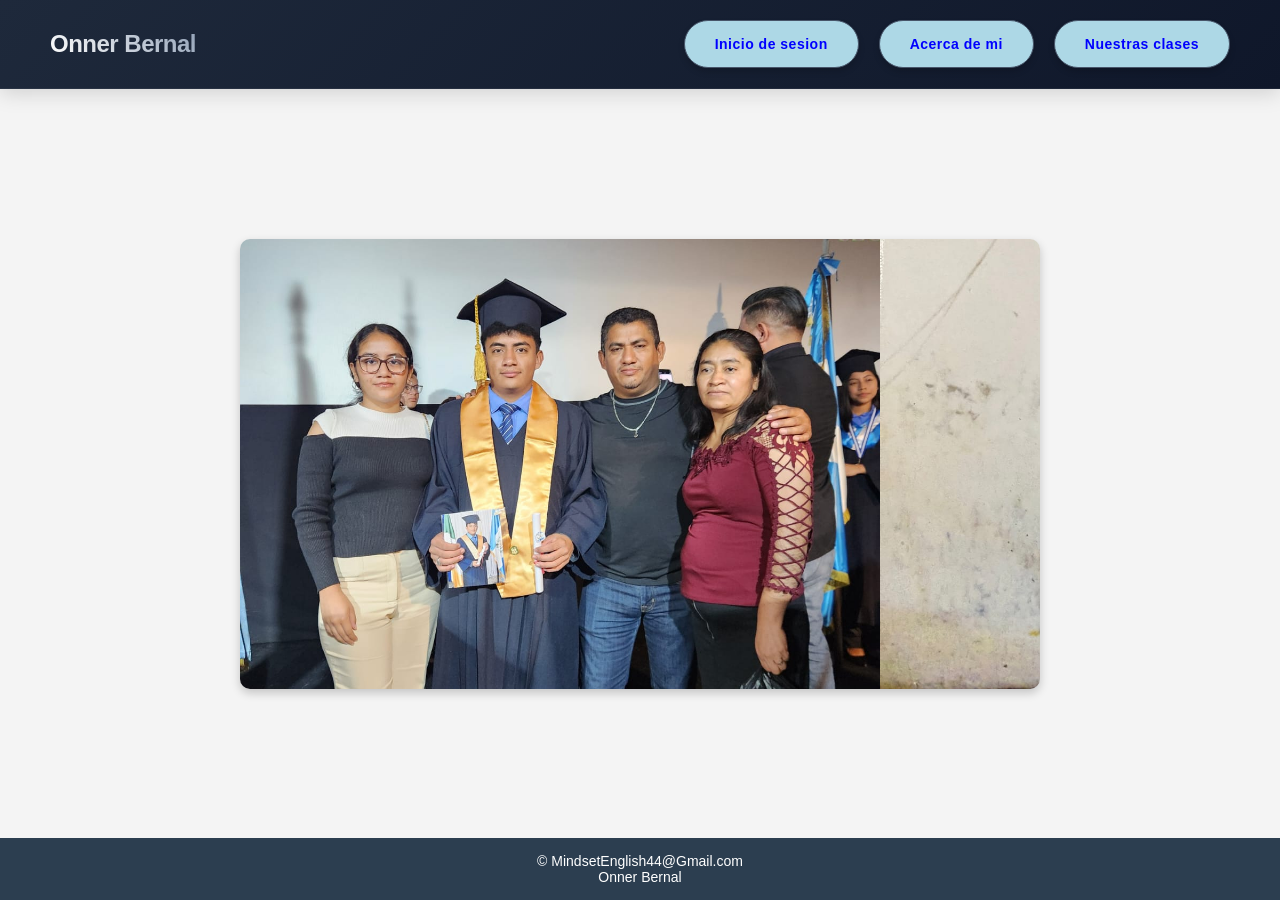
<file: index.html>
<!DOCTYPE html>
<html lang="es">
<head>
    <meta charset="UTF-8">
    <meta name="viewport" content="width=device-width, initial-scale=1.0">
    <title>Onner Bernal </title>
    <link rel="stylesheet" href="style.css">
</head>
<body>

    <header>
        <h1>Onner Bernal</h1>
        
         <nav class="nav-buttons">
            <a href="inicios.html" class="btn">Inicio de sesion</a>
            <a href="aboutus.html" class="btn">Acerca de mi</a>
            <a href="#nosotros" class="btn">Nuestras clases</a>
        </nav>
    </header>

<main>
    <div class="slider-container">
        <div class="slider-frame">
            <div class="slide"><img src="71218aae-8f43-4a75-8b7a-0ae6d732300a.jpg" alt="Imagen 1"></div>

            <div class="slide"><img src="1487d38e-8116-4e07-b42e-aa1243638bfe.jpg" alt="Imagen 2"></div>

            <div class="slide"><img src="5b5cc0f1-30f4-4993-8ede-59ac54f046ac.jpg" alt="Imagen 3"></div>

            <div class="slide"><img src="3a44f644-3be7-4e63-9eff-329925435811.jpg" alt="Imagen 4"></div>

            <div class="slide"><img src="3a0bd308-b91d-46ea-bb8a-96fde54ef5e0.jpg" alt="Imagen 5"></div>
        </div>
    </div>
</main>
      <footer>
        <p>&copy; MindsetEnglish44@Gmail.com</p>
        <p>Onner Bernal</p>
    </footer>

</body>
</html>
</file>
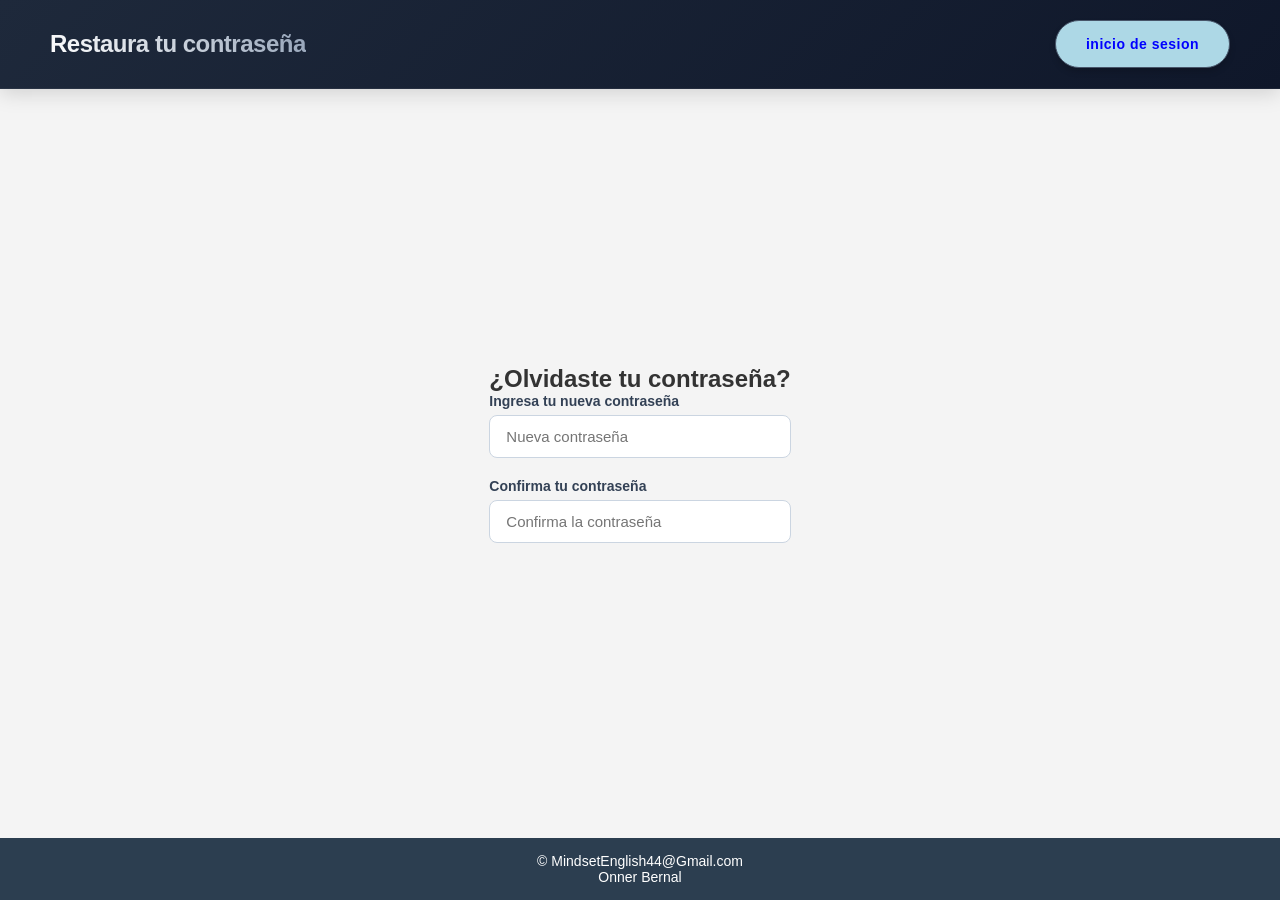
<file: contraseña.html>
<!DOCTYPE html>
<html lang="es">
<head>
    <meta charset="UTF-8">
    <meta name="viewport" content="width=device-width, initial-scale=1.0">
    <title>Mindset English - Cambiar Contraseña</title>
    <link rel="stylesheet" href="style.css">
</head>
<body>

       <header>
        <h1>Restaura tu contraseña</h1>
        <nav class="nav-buttons">
            <!-- Vínculo para regresar al inicio de sesión -->
            <a href="inicios.html" class="btn">inicio de sesion</a>
        </nav>
    </header>

    <main class="login-container">
        <!-- Tarjeta blanca del formulario -->
        <div class="login-card">
            <h2>¿Olvidaste tu contraseña?</h2>
            

            <form action="#" method="POST">
                <!-- Ingresa tu nueva contraseña -->
                <div class="input-group">
                    <label for="recovery-email">Ingresa tu nueva contraseña</label>
                    <input type="email" id="recovery-email" name="recovery-email" placeholder="Nueva contraseña" required>
                </div>

<form action="#" method="POST">
                <!-- Ingresa tu nueva contraseña -->
                <div class="input-group">
                    <label for="recovery-email">Confirma tu contraseña</label>
                    <input type="email" id="recovery-email" name="recovery-email" placeholder="Confirma la contraseña" required>
                </div>


               
                  </div>
    </main>

    <footer>
        <p>&copy; MindsetEnglish44@Gmail.com</p>
        <p>Onner Bernal</p>
    </footer>

</body>
</html>
</file>
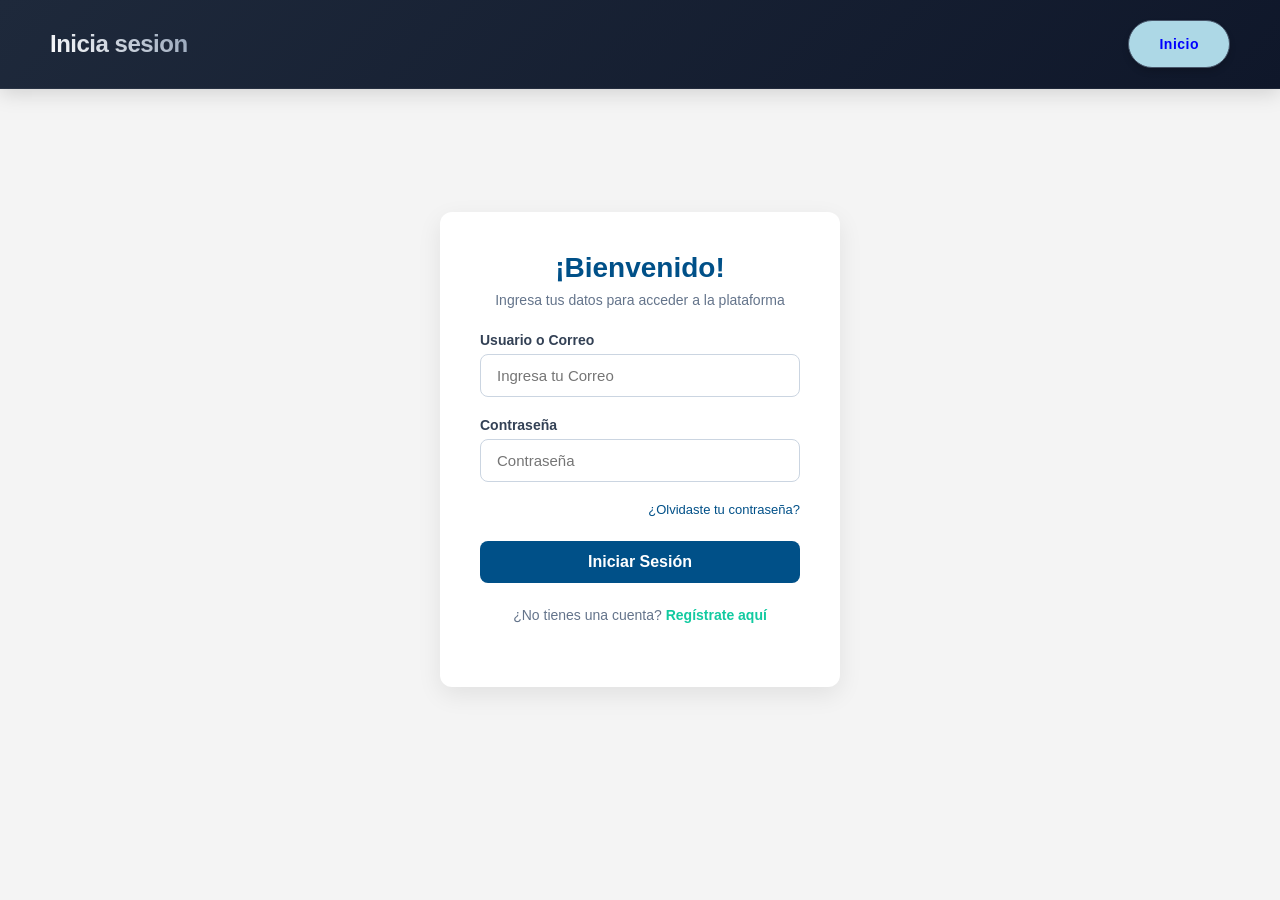
<file: inicios.html>
<html>
<head>
       <title>inicio de sesion</title>
      <link rel="stylesheet" href="style.css">
    </head>
<body>
    <header>
        <h1>Inicia sesion</h1>
        <nav class="nav-buttons">
            <a href="index.html" class="btn">Inicio</a>
              </nav>
    </header>

    <div class="login-container">
        <div class="login-box">
            <h2>¡Bienvenido!</h2>
            <p>Ingresa tus datos para acceder a la plataforma</p>
            
            <form action="/login" method="POST">
                <div class="input-group">
                    <label for="username">Usuario o Correo</label>
                    <input type="text" id="username" name="username" placeholder="Ingresa tu Correo" required>
                </div>
                
                <div class="input-group">
                    <label for="password">Contraseña</label>
                    <input type="password" id="password" name="password" placeholder="Contraseña" required>
                </div>
                
                <div class="forgot-pass">
                    <a href="contraseña.html">¿Olvidaste tu contraseña?</a>
                </div>
                
                  <button type="submit" class="btn-login">Iniciar Sesión</button>
            </form>
            
            <div class="login-footer">
                <p>¿No tienes una cuenta? <a href="olvidaste.html">Regístrate aquí</a></p>
            </div>
        </div>
    </div>


</body>
</html>

</html>
</file>
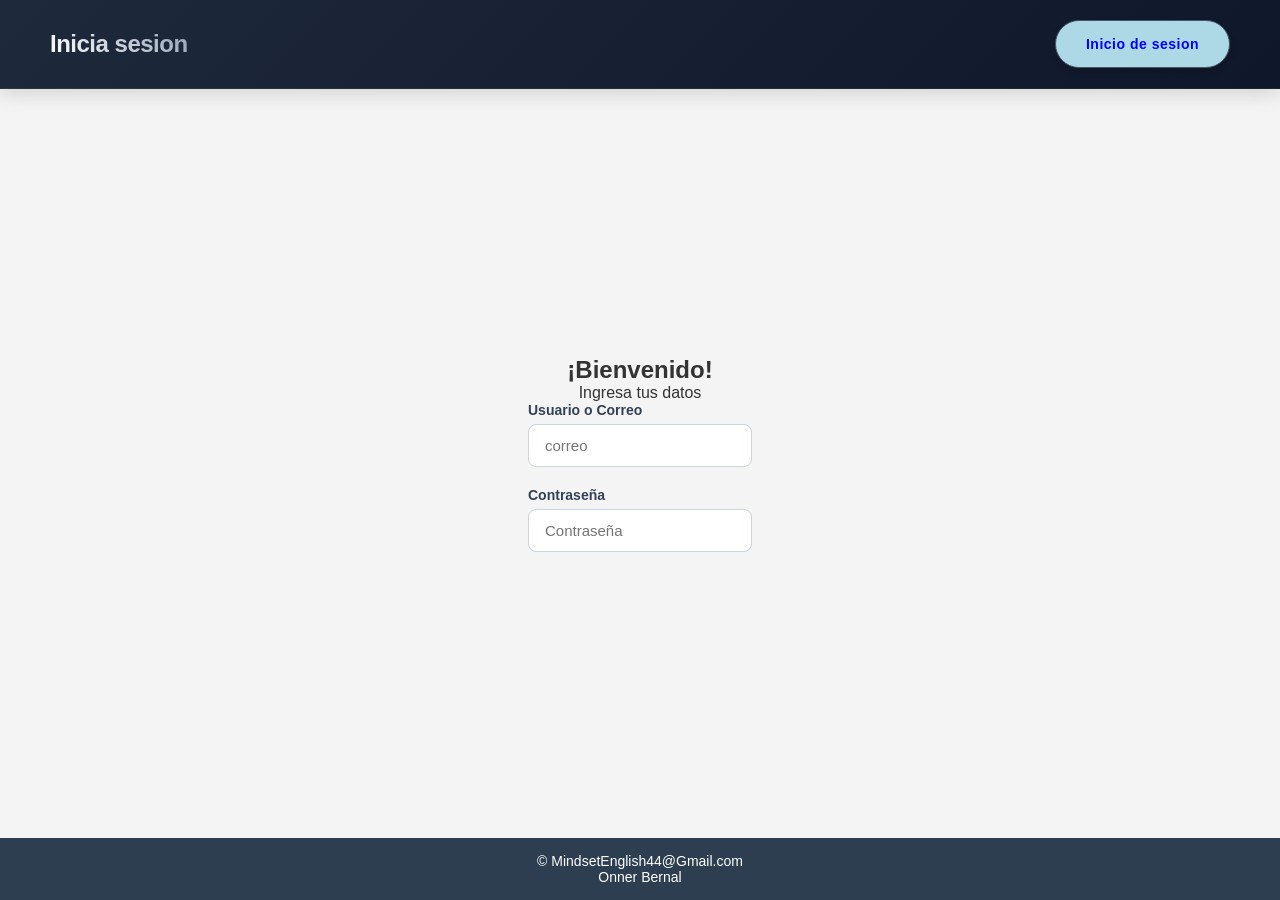
<file: olvidaste.html>
<html>
<head> 
 <title>Mindset English</title>
    <link rel="stylesheet" href="style.css">
</head>
<body>

     <header>
        <h1>Inicia sesion</h1>
        <nav class="nav-buttons">
            <a href="inicios.html" class="btn">Inicio de sesion</a>
              </nav>
    </header>


    <main class="login-container">
        <div class="login-card">
            <center><h2>¡Bienvenido!</h2></center>
            <center><p class="subtitle">Ingresa tus datos </p></center>
          
            <form action="#" method="POST">
                <div class="input-group">
                   <label for="username">Usuario o Correo</label>
                    <input type="text" id="username" name="username" placeholder="correo" required>
                </div>

                <div class="input-group">
                    <label for="password">Contraseña</label>
                    <input type="password" id="password" name="password" placeholder="Contraseña" required>
                </div>

            </main>

    <footer>
        <p>&copy; MindsetEnglish44@Gmail.com</p>
        <p>Onner Bernal</p>
    </footer>

</body>
</html>
</file>
<file: style.css>
/* ==========================================
   1. ESTILOS GENERALES Y BASE
   ========================================== */
* {
    margin: 0;
    padding: 0;
    box-sizing: border-box;
}

body {
    font-family: Arial, sans-serif;
    background-color: #f4f4f4;
    color: #333;
    display: flex;
    flex-direction: column;
    min-height: 100vh;
}

main {
    flex: 1;
    display: flex;
    justify-content: center;
    align-items: center;
    padding: 20px;
}

footer {
    background-color: #2c3e50;
    color: white;
    text-align: center;
    padding: 15px;
    font-size: 14px;
}

/* ==========================================
   2. ENCABEZADO (HEADER) Y NAVEGACIÓN
   ========================================== */
header {
    background: linear-gradient(135deg, #1e293b, #0f172a); /* Fondo moderno con degradado profundo */
    color: white;
    padding: 20px 50px;
    display: flex;
    justify-content: space-between; 
    align-items: center;
    flex-wrap: wrap;
    box-shadow: 0 4px 20px rgba(0, 0, 0, 0.15); /* Sombra suave para darle profundidad */
    border-bottom: 1px solid rgba(255, 255, 255, 0.05);
}

header h1 {
    font-size: 24px;
    font-weight: 700;
    letter-spacing: -0.5px;
    background: linear-gradient(45deg, #ffffff, #94a3b8);
    -webkit-background-clip: text;
    -webkit-text-fill-color: transparent; /* Hace que el título tenga un sutil degradado plateado */
}

/* Contenedor de los botones */
.nav-buttons {
    display: flex;
    gap: 20px; /* Espacio entre botones */
    justify-content: center; /* Centra los botones horizontalmente */
    align-items: center;
    flex-wrap: wrap;
}

/* El nuevo diseño estilizado de los botones */
.btn {
    display: inline-block;
    color: blue; /* Texto completamente blanco */
    text-decoration: none; 
    background-color: lightblue; /* Un gris azulado elegante y visible */
    padding: 15px 30px;
    border: 1px solid #475569; /* Borde un poco más claro para dar relieve */
    border-radius: 30px; /* Bordes redondeados estilo cápsula */
    font-weight: 600;
    font-size: 14px;
    letter-spacing: 0.5px;
    transition: all 0.3s cubic-bezier(0.4, 0, 0.2, 1); /* Animación suave */
    box-shadow: 0 4px 6px rgba(0, 0, 0, 0.15); /* Sombra para que resalten del fondo */
}

/* Efecto interactivo al pasar el mouse (Hover) */
.btn:hover {
    color: #ffffff;
    background: #06b6d4; /* Cambia a un azul cian vibrante y moderno */
    border-color: #22d3ee;
    transform: translateY(-3px); /* El botón se eleva sutilmente */
    box-shadow: 0 8px 20px rgba(6, 182, 212, 0.4); /* Resplandor brillante neón */
    cursor: pointer;
}

/* Pequeño efecto de pulsación al hacer clic */
.btn:active {
    transform: translateY(-1px);
    box-shadow: 0 4px 10px rgba(6, 182, 212, 0.2);
}

/* ==========================================
   3. REPRODUCTOR DE IMÁGENES (SLIDER)
   ========================================== */
.slider-container {
    width: 100%;
    max-width: 800px; 
    overflow: hidden;
    border-radius: 10px;
    box-shadow: 0px 4px 10px rgba(0, 0, 0, 0.2);
}

.slider-frame {
    display: flex;
    width: 400%;     
    animation: slide-animation 16s infinite ease-in-out;
}

.slide {
    width: 100%;
}

.slide img {
    width: 100%;
    height: 450px; /* Altura ideal para pantallas grandes */
    display: block;
    object-fit: cover;
}

@keyframes slide-animation {
    0% { transform: translateX(0); }
    20% { transform: translateX(0); }
    
    25% { transform: translateX(-25%); }
    45% { transform: translateX(-25%); }
    
    50% { transform: translateX(-50%); }
    70% { transform: translateX(-50%); }
    
    75% { transform: translateX(-75%); }
    95% { transform: translateX(-75%); }
    
    100% { transform: translateX(0); }
}

/* ==========================================
   4. SECCIÓN DE INICIO DE SESIÓN
   ========================================== */
.login-container {
    display: flex;
    justify-content: center;
    align-items: center;
    min-height: 80vh;
}

.login-box {
    background-color: #ffffff;
    padding: 40px;
    border-radius: 12px;
    box-shadow: 0 8px 24px rgba(0, 0, 0, 0.08);
    width: 100%;
    max-width: 400px;
    text-align: center;
}

.login-box h2 {
    color: #005088;
    margin-bottom: 8px;
    font-size: 28px;
}

.login-box p {
    color: #64748b;
    font-size: 14px;
    margin-bottom: 24px;
}

.input-group {
    text-align: left;
    margin-bottom: 20px;
}

.input-group label {
    display: block;
    font-size: 14px;
    color: #334155;
    margin-bottom: 6px;
    font-weight: 600;
}

.input-group input {
    width: 100%;
    padding: 12px 16px;
    border: 1px solid #cbd5e1;
    border-radius: 8px;
    font-size: 15px;
    box-sizing: border-box;
    transition: border-color 0.3s ease;
}

.input-group input:focus {
    outline: none;
    border-color: #005088;
}

.forgot-pass {
    text-align: right;
    margin-bottom: 24px;
}

.forgot-pass a {
    color: #005088;
    font-size: 13px;
    text-decoration: none;
}

.btn-login {
    width: 100%;
    padding: 12px;
    background-color: #005088;
    color: white;
    border: none;
    border-radius: 8px;
    font-size: 16px;
    font-weight: bold;
    cursor: pointer;
    transition: background-color 0.3s ease;
}

.btn-login:hover {
    background-color: #003366;
}

.login-footer {
    margin-top: 24px;
    font-size: 14px;
    color: #64748b;
}

.login-footer a {
    color: #11caa0;
    text-decoration: none;
    font-weight: bold;
}

.login-footer a:hover {
    text-decoration: underline;
}

/* ==========================================
   5. ESTILOS EXCLUSIVOS PARA CELULARES (RESPONSIVO)
   ========================================== */
@media (max-width: 768px) {
    header {
        flex-direction: column !important;
        padding: 20px !important;
        text-align: center;
    }

    header h1 {
        margin-bottom: 20px !important;
    }

    .nav-buttons {
        flex-direction: column !important;
        width: 100%;
        gap: 12px !important;
    }

    .btn {
        display: block !important;
        width: 100% !important; /* Ocupa el ancho disponible en celulares */
        text-align: center;
        padding: 12px 20px !important;
    }

    main {
        padding: 10px !important;
        display: flex;
        align-items: center;
        justify-content: center;
    }

    .slider-container {
        width: 100% !important;
        max-width: 100% !important;
        border-radius: 8px;
    }

    .slide img {
        height: 230px !important; /* Ajusta la altura del carrusel para pantallas pequeñas */
        object-fit: cover;
    }
}
</file>
